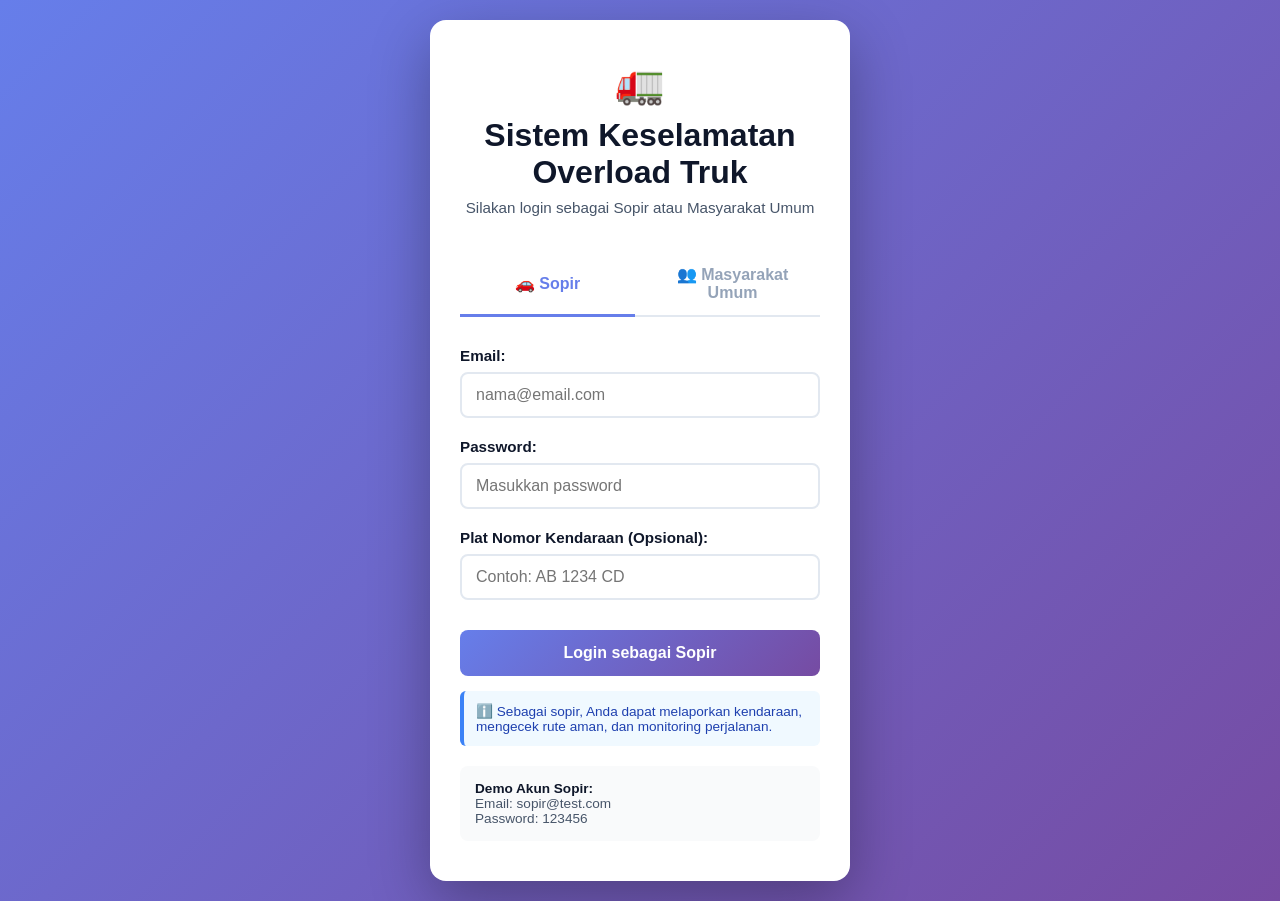
<file: GRUP_K_Website/login.html>
<!DOCTYPE html>
<html lang="id">
<head>
    <meta charset="UTF-8">
    <meta name="viewport" content="width=device-width, initial-scale=1.0">
    <title>Login - Sistem Keselamatan Overload Truk</title>
    <link rel="stylesheet" href="style.css">
    <style>
        body {
            background: linear-gradient(135deg, #667eea 0%, #764ba2 100%);
            min-height: 100vh;
            display: flex;
            align-items: center;
            justify-content: center;
            font-family: 'Segoe UI', Tahoma, Geneva, Verdana, sans-serif;
            margin: 0;
            padding: 20px;
        }

        .login-container {
            background: white;
            border-radius: 16px;
            box-shadow: 0 20px 60px rgba(0, 0, 0, 0.3);
            max-width: 420px;
            width: 100%;
            padding: 40px 30px;
        }

        .login-header {
            text-align: center;
            margin-bottom: 35px;
        }

        .login-header h1 {
            font-size: 2em;
            color: #0f172a;
            margin-bottom: 8px;
        }

        .login-header p {
            color: #475569;
            font-size: 0.95em;
        }

        .login-tabs {
            display: flex;
            gap: 10px;
            margin-bottom: 30px;
            border-bottom: 2px solid #e2e8f0;
        }

        .tab-btn {
            flex: 1;
            padding: 12px;
            background: none;
            border: none;
            cursor: pointer;
            font-size: 1em;
            font-weight: 600;
            color: #94a3b8;
            border-bottom: 3px solid transparent;
            transition: all 0.3s;
            position: relative;
            bottom: -2px;
        }

        .tab-btn.active {
            color: #667eea;
            border-bottom-color: #667eea;
        }

        .tab-btn:hover {
            color: #0f172a;
        }

        .tab-content {
            display: none;
        }

        .tab-content.active {
            display: block;
        }

        .form-group {
            margin-bottom: 20px;
        }

        .form-group label {
            display: block;
            margin-bottom: 8px;
            color: #0f172a;
            font-weight: 600;
            font-size: 0.95em;
        }

        .form-group input,
        .form-group select {
            width: 100%;
            padding: 12px 14px;
            border: 2px solid #e2e8f0;
            border-radius: 8px;
            font-size: 1em;
            font-family: inherit;
            transition: all 0.3s;
        }

        .form-group input:focus,
        .form-group select:focus {
            outline: none;
            border-color: #667eea;
            box-shadow: 0 0 0 3px rgba(102, 126, 234, 0.1);
        }

        .btn-login {
            width: 100%;
            padding: 14px;
            background: linear-gradient(135deg, #667eea 0%, #764ba2 100%);
            color: white;
            border: none;
            border-radius: 8px;
            font-size: 1em;
            font-weight: 700;
            cursor: pointer;
            transition: all 0.3s;
            margin-top: 10px;
        }

        .btn-login:hover {
            transform: translateY(-2px);
            box-shadow: 0 10px 20px rgba(102, 126, 234, 0.3);
        }

        .btn-login:active {
            transform: translateY(0);
        }

        .error-message {
            color: #dc2626;
            background: #fee2e2;
            padding: 12px;
            border-radius: 8px;
            margin-bottom: 20px;
            font-size: 0.9em;
            display: none;
            border-left: 4px solid #dc2626;
        }

        .error-message.show {
            display: block;
        }

        .icon-sopir {
            font-size: 2em;
            margin-bottom: 10px;
        }

        .icon-publik {
            font-size: 2em;
            margin-bottom: 10px;
        }

        .login-info {
            background: #f0f9ff;
            border-left: 4px solid #3b82f6;
            padding: 12px;
            border-radius: 6px;
            font-size: 0.85em;
            color: #1e40af;
            margin-top: 15px;
        }

        .demo-account {
            margin-top: 20px;
            padding: 15px;
            background: #f9fafb;
            border-radius: 8px;
            font-size: 0.85em;
            color: #475569;
        }

        .demo-account strong {
            color: #0f172a;
        }
    </style>
</head>
<body>
    <div class="login-container">
        <div class="login-header">
            <div style="font-size: 2.5em; margin-bottom: 10px;">🚛</div>
            <h1>Sistem Keselamatan Overload Truk</h1>
            <p>Silakan login sebagai Sopir atau Masyarakat Umum</p>
        </div>

        <div class="login-tabs">
            <button class="tab-btn active" onclick="switchTab('sopir')">🚗 Sopir</button>
            <button class="tab-btn" onclick="switchTab('publik')">👥 Masyarakat Umum</button>
        </div>

        <!-- Login Sopir -->
        <div id="sopir-tab" class="tab-content active">
            <div class="error-message" id="sopir-error"></div>
            <form id="sopir-form" onsubmit="loginSopir(event)">
                <div class="form-group">
                    <label for="sopir-email">Email:</label>
                    <input type="email" id="sopir-email" name="email" placeholder="nama@email.com" required>
                </div>
                <div class="form-group">
                    <label for="sopir-password">Password:</label>
                    <input type="password" id="sopir-password" name="password" placeholder="Masukkan password" required>
                </div>
                <div class="form-group">
                    <label for="sopir-nopol">Plat Nomor Kendaraan (Opsional):</label>
                    <input type="text" id="sopir-nopol" name="nopol" placeholder="Contoh: AB 1234 CD">
                </div>
                <button type="submit" class="btn-login">Login sebagai Sopir</button>
            </form>
            <div class="login-info">
                ℹ️ Sebagai sopir, Anda dapat melaporkan kendaraan, mengecek rute aman, dan monitoring perjalanan.
            </div>
            <div class="demo-account">
                <strong>Demo Akun Sopir:</strong><br>
                Email: sopir@test.com<br>
                Password: 123456
            </div>
        </div>

        <!-- Login Masyarakat Umum -->
        <div id="publik-tab" class="tab-content">
            <div class="error-message" id="publik-error"></div>
            <form id="publik-form" onsubmit="loginPublik(event)">
                <div class="form-group">
                    <label for="publik-email">Email:</label>
                    <input type="email" id="publik-email" name="email" placeholder="nama@email.com" required>
                </div>
                <div class="form-group">
                    <label for="publik-password">Password:</label>
                    <input type="password" id="publik-password" name="password" placeholder="Masukkan password" required>
                </div>
                <button type="submit" class="btn-login">Login sebagai Masyarakat Umum</button>
            </form>
            <div class="login-info">
                ℹ️ Sebagai masyarakat umum, Anda dapat melaporkan truk yang mengalami overload dan memantau keselamatan jalan.
            </div>
            <div class="demo-account">
                <strong>Demo Akun Publik:</strong><br>
                Email: publik@test.com<br>
                Password: 123456
            </div>
        </div>
    </div>

    <script>
        function switchTab(tab) {
            // Hide all tabs
            document.querySelectorAll('.tab-content').forEach(el => {
                el.classList.remove('active');
            });
            document.querySelectorAll('.tab-btn').forEach(el => {
                el.classList.remove('active');
            });

            // Show selected tab
            document.getElementById(tab + '-tab').classList.add('active');
            event.target.classList.add('active');
        }

        function showError(tabType, message) {
            const errorEl = document.getElementById(tabType + '-error');
            errorEl.textContent = message;
            errorEl.classList.add('show');
            setTimeout(() => {
                errorEl.classList.remove('show');
            }, 4000);
        }

        function loginSopir(event) {
            event.preventDefault();
            
            const email = document.getElementById('sopir-email').value;
            const password = document.getElementById('sopir-password').value;
            const nopol = document.getElementById('sopir-nopol').value;

            // Demo validation (dalam produksi, validasi di server)
            if (email === 'sopir@test.com' && password === '123456') {
                // Simpan session
                localStorage.setItem('userType', 'sopir');
                localStorage.setItem('userEmail', email);
                localStorage.setItem('userNopol', nopol);
                localStorage.setItem('loginTime', new Date().toISOString());
                
                // Redirect ke halaman sopir
                window.location.href = 'index.html';
            } else if (email && password) {
                showError('sopir', '❌ Email atau password salah. Coba gunakan email: sopir@test.com, password: 123456');
            } else {
                showError('sopir', '⚠️ Harap isi semua field yang diperlukan');
            }
        }

        function loginPublik(event) {
            event.preventDefault();
            
            const email = document.getElementById('publik-email').value;
            const password = document.getElementById('publik-password').value;

            // Demo validation (dalam produksi, validasi di server)
            if (email === 'publik@test.com' && password === '123456') {
                // Simpan session
                localStorage.setItem('userType', 'publik');
                localStorage.setItem('userEmail', email);
                localStorage.setItem('loginTime', new Date().toISOString());
                
                // Redirect ke halaman publik
                window.location.href = 'publik.html';
            } else if (email && password) {
                showError('publik', '❌ Email atau password salah. Coba gunakan email: publik@test.com, password: 123456');
            } else {
                showError('publik', '⚠️ Harap isi semua field yang diperlukan');
            }
        }

        // Check jika sudah login
        window.addEventListener('load', function() {
            const userType = localStorage.getItem('userType');
            if (userType === 'sopir') {
                window.location.href = 'index.html';
            } else if (userType === 'publik') {
                window.location.href = 'publik.html';
            }
        });
    </script>
</body>
</html>
</file>
<file: GRUP_K_Website/style.css>
* {
    margin: 0;
    padding: 0;
    box-sizing: border-box;
}

body {
    font-family: 'Segoe UI', Tahoma, Geneva, Verdana, sans-serif;
    background: linear-gradient(135deg, #667eea 0%, #764ba2 100%);
    min-height: 100vh;
    padding: 20px;
}

.container {
    max-width: 1280px;
    margin: 0 auto;
    background: white;
    border-radius: 14px;
    box-shadow: 0 12px 50px rgba(0, 0, 0, 0.18);
    overflow: hidden;
}

.header {
    background: linear-gradient(135deg, #0f172a 0%, #334155 100%);
    color: white;
    padding: 40px 30px;
    text-align: center;
}

.header h1 {
    font-size: 2.6em;
    margin-bottom: 10px;
}

.header p {
    font-size: 1.05em;
    opacity: 0.92;
}

.main-content {
    padding: 30px 30px 10px;
    display: grid;
    grid-template-columns: 1fr 1.25fr;
    gap: 30px;
}

@media (max-width: 900px) {
    .main-content {
        grid-template-columns: 1fr;
    }
}

.form-section,
.map-section {
    background: #f8fafc;
    padding: 28px;
    border-radius: 12px;
    box-shadow: 0 2px 18px rgba(15, 23, 42, 0.06);
}

.form-section h2,
.map-section h2,
.dashboard-section h2 {
    color: #0f172a;
    margin-bottom: 22px;
    font-size: 1.55em;
}

.info-box {
    background: #eff6ff;
    border: 1px solid #bfdbfe;
    border-radius: 12px;
    padding: 18px;
    margin-bottom: 22px;
    color: #0f172a;
}

.info-box p {
    margin-bottom: 10px;
    line-height: 1.6;
}

.form-group {
    margin-bottom: 20px;
    position: relative;
}

.form-group label {
    display: block;
    margin-bottom: 10px;
    color: #334155;
    font-weight: 600;
}

.threshold-info {
    margin-top: 10px;
    color: #334155;
    font-size: 0.95em;
    background: #eef2ff;
    border: 1px solid #bfdbfe;
    padding: 12px 14px;
    border-radius: 10px;
}

.form-group input {
    width: 100%;
    padding: 14px 16px;
    border: 1px solid #cbd5e1;
    border-radius: 10px;
    font-size: 1em;
    background: white;
    transition: border-color 0.25s, box-shadow 0.25s;
}

.form-group input:focus {
    outline: none;
    border-color: #2563eb;
    box-shadow: 0 0 0 4px rgba(59, 130, 246, 0.15);
}

.ocr-section {
    background: #ffffff;
    border: 1px solid #cbd5e1;
    border-radius: 14px;
    padding: 20px;
    margin-bottom: 24px;
}

.ocr-section h3 {
    font-size: 1.25em;
    margin-bottom: 16px;
    color: #0f172a;
}

.ocr-area {
    display: grid;
    gap: 16px;
}

.ocr-dropzone {
    min-height: 160px;
    border: 2px dashed #94a3b8;
    border-radius: 14px;
    display: flex;
    align-items: center;
    justify-content: center;
    text-align: center;
    padding: 18px;
    transition: border-color 0.25s, background-color 0.25s;
    background: #f8fafc;
    color: #334155;
    cursor: pointer;
}

.ocr-dropzone:hover,
.ocr-dropzone.drag-over {
    border-color: #2563eb;
    background: #e0f2fe;
}

.ocr-preview-container {
    display: grid;
    gap: 12px;
    border: 1px solid #cbd5e1;
    border-radius: 14px;
    padding: 14px;
    background: #ffffff;
}

.ocr-preview-container.success {
    border-color: #16a34a;
    box-shadow: 0 0 0 2px rgba(134, 239, 172, 0.35);
}

.ocr-preview-container.warning {
    border-color: #f59e0b;
    box-shadow: 0 0 0 2px rgba(253, 224, 71, 0.25);
}

.ocr-preview-container.error {
    border-color: #ef4444;
    box-shadow: 0 0 0 2px rgba(254, 202, 202, 0.35);
}

.ocr-preview-canvas {
    width: 100%;
    max-height: 260px;
    border-radius: 12px;
    background: #f8fafc;
    object-fit: contain;
}

.ocr-preview-meta {
    display: flex;
    justify-content: space-between;
    gap: 12px;
    flex-wrap: wrap;
    color: #334155;
    font-size: 0.95em;
}

.ocr-status {
    padding: 14px 16px;
    border-radius: 12px;
    border: 1px solid #cbd5e1;
    background: #f8fafc;
    color: #334155;
    font-size: 0.95em;
}

.ocr-status.success {
    border-color: #16a34a;
    background: #dcfce7;
    color: #166534;
}

.ocr-status.warning {
    border-color: #f59e0b;
    background: #fef3c7;
    color: #92400e;
}

.ocr-status.error {
    border-color: #ef4444;
    background: #fee2e2;
    color: #991b1b;
}

.ocr-actions {
    display: flex;
    flex-wrap: wrap;
    gap: 12px;
}

.manual-fallback {
    margin-top: 12px;
    padding: 14px 16px;
    border-radius: 12px;
    background: #fff7ed;
    border: 1px solid #fed7aa;
    color: #92400e;
    font-size: 0.95em;
}

.ocr-spinner {
    width: 100%;
    min-height: 48px;
    display: flex;
    align-items: center;
    justify-content: center;
    gap: 12px;
    color: #2563eb;
    font-weight: 700;
}

.ocr-spinner::before {
    content: '';
    width: 20px;
    height: 20px;
    border: 3px solid rgba(37, 99, 235, 0.25);
    border-top-color: #2563eb;
    border-radius: 50%;
    animation: spin 1s linear infinite;
}

@keyframes spin {
    to {
        transform: rotate(360deg);
    }
}

.hidden {
    display: none !important;
}

.destination-group {
    display: flex;
    gap: 12px;
    align-items: flex-start;
}

.destination-group input {
    flex: 1;
}

.autocomplete-list {
    position: absolute;
    top: calc(100% + 10px);
    left: 0;
    right: 0;
    z-index: 1000;
    background: #ffffff;
    border: 1px solid #cbd5e1;
    border-radius: 10px;
    max-height: 240px;
    overflow-y: auto;
    box-shadow: 0 12px 24px rgba(15, 23, 42, 0.12);
    list-style: none;
}

.autocomplete-item,
.autocomplete-empty {
    padding: 12px 16px;
    cursor: pointer;
    color: #334155;
}

.autocomplete-item:hover {
    background: #eff6ff;
}

.autocomplete-empty {
    cursor: default;
}

.btn-submit,
.btn-secondary {
    padding: 14px 18px;
    border-radius: 10px;
    border: none;
    font-weight: 700;
    cursor: pointer;
    transition: transform 0.2s, box-shadow 0.2s, background-color 0.2s;
}

.btn-submit {
    width: 100%;
    background: linear-gradient(135deg, #2563eb 0%, #1d4ed8 100%);
    color: #ffffff;
}

.btn-submit:hover {
    transform: translateY(-2px);
    box-shadow: 0 10px 25px rgba(37, 99, 235, 0.35);
}

.btn-secondary {
    min-width: 140px;
    background: #475569;
    color: #ffffff;
}

.btn-secondary:hover {
    background: #334155;
}

#alertContainer {
    margin-top: 24px;
}

.alert {
    padding: 16px 18px;
    border-radius: 10px;
    font-size: 0.98em;
    animation: slideIn 0.3s ease;
}

.alert-warning {
    background: #fff7cd;
    border-left: 5px solid #f59e0b;
    color: #78350f;
}

.alert-success {
    background: #dcfce7;
    border-left: 5px solid #16a34a;
    color: #166534;
}

@keyframes slideIn {
    from {
        opacity: 0;
        transform: translateY(-10px);
    }
    to {
        opacity: 1;
        transform: translateY(0);
    }
}

#map {
    width: 100%;
    min-height: 480px;
    border-radius: 12px;
    border: 1px solid #cbd5e1;
}

.map-status {
    margin-top: 16px;
    color: #475569;
    font-size: 0.95em;
    line-height: 1.6;
}

.route-summary {
    display: grid;
    grid-template-columns: repeat(auto-fit, minmax(180px, 1fr));
    gap: 16px;
    background: #ecfdf5;
    border: 1px solid #bbf7d0;
    border-radius: 12px;
    padding: 20px;
    margin-top: 20px;
    color: #165f37;
}

.route-summary div {
    min-width: 0;
}

.route-summary strong {
    display: block;
    margin-bottom: 8px;
    color: #134e4a;
}

.instructions-card {
    background: #ffffff;
    border: 1px solid #e2e8f0;
    border-radius: 12px;
    padding: 20px;
    margin-top: 20px;
    max-height: 340px;
    overflow-y: auto;
}

.instructions-header {
    display: flex;
    justify-content: space-between;
    align-items: center;
    gap: 12px;
    margin-bottom: 18px;
}

.instructions-header h3 {
    font-size: 1.15em;
    color: #0f172a;
}

.instruction-step {
    padding: 14px 0;
    border-bottom: 1px solid #e2e8f0;
}

.instruction-step:last-child {
    border-bottom: none;
}

.instruction-step p {
    margin-bottom: 8px;
    color: #334155;
}

.instruction-step small {
    color: #64748b;
}

.vehicle-card {
    background: white;
    border: 1px solid #e2e8f0;
    border-radius: 12px;
    padding: 22px;
    box-shadow: 0 8px 20px rgba(15, 23, 42, 0.08);
    transition: transform 0.2s, box-shadow 0.2s;
}

.vehicle-card:hover {
    transform: translateY(-2px);
    box-shadow: 0 12px 30px rgba(15, 23, 42, 0.12);
}

.vehicle-card.overload {
    border-left: 5px solid #dc2626;
    background: #fef2f2;
}

.vehicle-card.safe {
    border-left: 5px solid #16a34a;
    background: #ecfdf5;
}

.vehicle-card-header {
    display: flex;
    justify-content: space-between;
    align-items: center;
    margin-bottom: 16px;
}

.vehicle-card-plat {
    font-size: 1.3em;
    font-weight: 700;
    color: #0f172a;
}

.vehicle-card-status {
    padding: 6px 14px;
    border-radius: 999px;
    font-size: 0.85em;
    font-weight: 700;
}

.vehicle-card-info {
    margin-bottom: 12px;
    color: #475569;
}

.vehicle-card-actions {
    display: flex;
    gap: 12px;
    margin-top: 16px;
}

.btn-delete {
    flex: 1;
    padding: 12px;
    background: #dc2626;
    color: white;
    border: none;
    border-radius: 10px;
    cursor: pointer;
    font-weight: 700;
}

.btn-delete:hover {
    background: #b91c1c;
}

.empty-message {
    text-align: center;
    color: #64748b;
    padding: 36px 20px;
    font-size: 1em;
}

.hidden {
    display: none !important;
}

@media (max-width: 768px) {
    .header h1 {
        font-size: 2em;
    }

    .form-section,
    .map-section,
    .dashboard-section {
        padding: 22px;
    }

    .main-content {
        padding: 20px 20px 10px;
    }

    .route-summary,
    .destination-group {
        grid-template-columns: 1fr;
    }

    .vehicle-card {
        padding: 18px;
    }
}

.public-container {
    padding: 0;
}

.public-section {
    padding: 30px;
    display: grid;
    gap: 24px;
}

.public-top-row {
    display: grid;
    grid-template-columns: 1.5fr 1fr;
    gap: 24px;
}

.stats-grid {
    display: grid;
    grid-template-columns: repeat(3, minmax(160px, 1fr));
    gap: 18px;
}

.stat-card,
.subscribe-box {
    background: #f8fafc;
    border: 1px solid #e2e8f0;
    border-radius: 14px;
    padding: 24px;
    box-shadow: 0 6px 20px rgba(15, 23, 42, 0.08);
}

.stat-title {
    display: block;
    margin-bottom: 12px;
    color: #475569;
    font-weight: 700;
}

.stat-card strong {
    font-size: 2.25rem;
    color: #0f172a;
}

.subscribe-box h2 {
    margin-bottom: 14px;
}

.subscribe-box p {
    margin-bottom: 18px;
    color: #334155;
    line-height: 1.6;
}

.subscription-status {
    margin-top: 12px;
    color: #475569;
    font-size: 0.95rem;
}

.public-filter-row {
    display: grid;
    grid-template-columns: repeat(5, minmax(140px, 1fr));
    gap: 16px;
    align-items: end;
}

.filter-group label,
.subscribe-box label {
    display: block;
    margin-bottom: 8px;
    color: #334155;
    font-weight: 600;
}

.select-city,
.public-filter-row input {
    width: 100%;
    padding: 12px 14px;
    border: 1px solid #cbd5e1;
    border-radius: 10px;
    font-size: 1rem;
    background: white;
}

.data-table {
    width: 100%;
    border-collapse: collapse;
    background: white;
    border-radius: 12px;
    overflow: hidden;
    box-shadow: 0 12px 30px rgba(15, 23, 42, 0.08);
}

.data-table th,
.data-table td {
    padding: 14px 16px;
    border-bottom: 1px solid #e2e8f0;
    text-align: left;
    color: #334155;
}

.data-table th {
    background: #f1f5f9;
    font-weight: 700;
}

.table-container {
    overflow-x: auto;
}

@media (max-width: 900px) {
    .public-top-row,
    .public-filter-row {
        grid-template-columns: 1fr;
    }

    .public-filter-row button {
        width: 100%;
    }
}

@media (max-width: 600px) {
    .data-table th,
    .data-table td {
        padding: 12px 10px;
        font-size: 0.9rem;
    }
}
</file>
